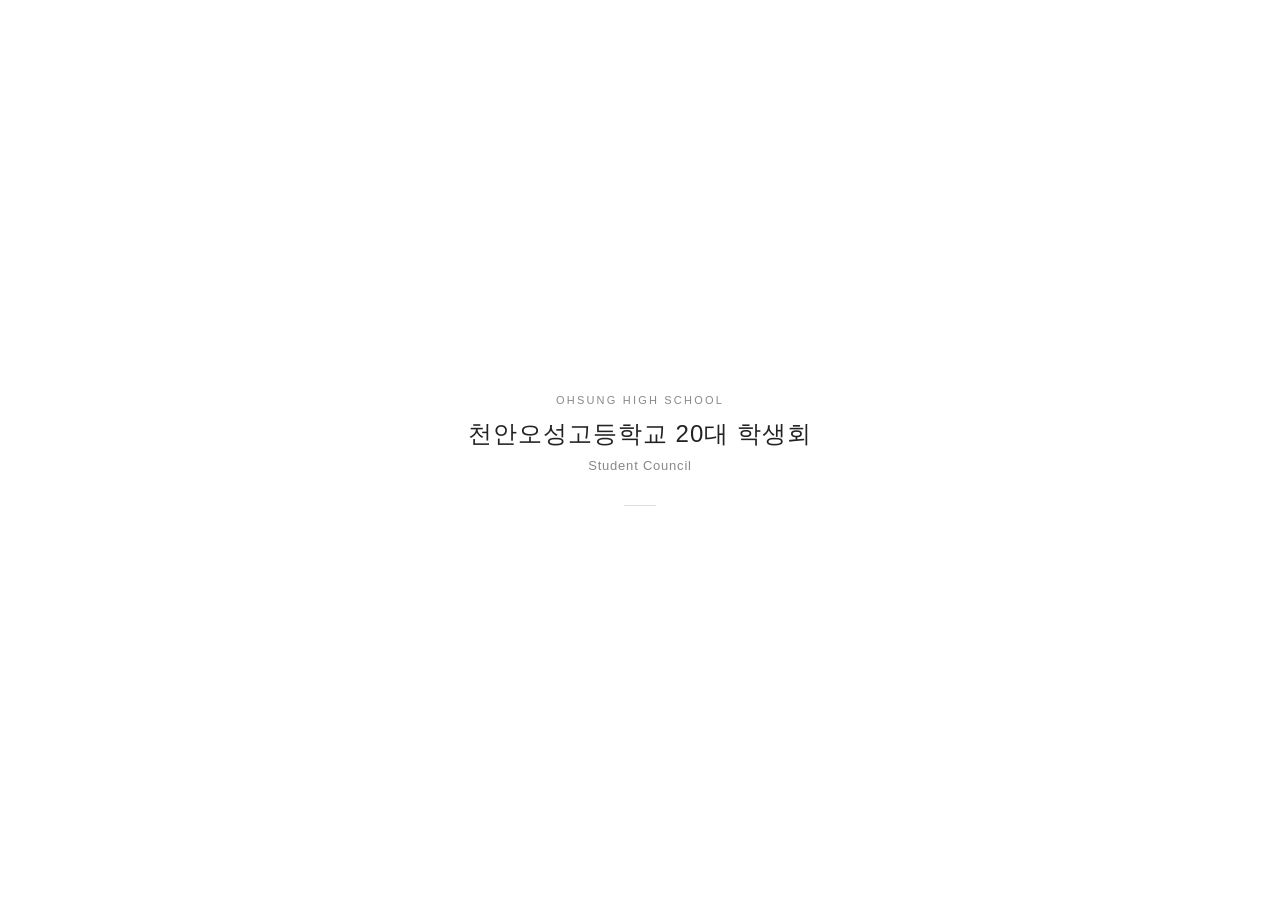
<file: index.html>
<!doctype html>
<html lang="ko">

<head>
    <meta charset="UTF-8">
    <meta name="viewport" content="width=device-width, initial-scale=1">
    <meta name="color-scheme" content="light">
    <meta name="description" content="천안오성고등학교 학생회">
    <title>천안오성고등학교 학생회</title>
    <style>
        * {
            box-sizing: border-box;
        }

        html,
        body {
            margin: 0;
            min-height: 100%;
        }

        body {
            min-height: 100vh;
            min-height: 100dvh;
            display: grid;
            place-items: center;
            background: #fff;
            color: #222;
            font-family: -apple-system, BlinkMacSystemFont,
                "Segoe UI", sans-serif;
        }

        main {
            padding: 24px;
            text-align: center;
        }

        h1 {
            margin: 12px 0 8px;
            font-size: 24px;
            font-weight: 500;
            letter-spacing: 0.04em;
        }

        .school {
            margin: 0;
            font-size: 11px;
            letter-spacing: 0.2em;
            color: #888;
        }

        .subtitle {
            margin: 0;
            font-size: 13px;
            letter-spacing: 0.06em;
            color: #888;
        }

        .line {
            width: 32px;
            height: 1px;
            margin: 32px auto 0;
            background: #ddd;
        }
    </style>
</head>

<body>
    <main>
        <p class="school">OHSUNG HIGH SCHOOL</p>
        <h1>천안오성고등학교 20대 학생회</h1>
        <p class="subtitle">Student Council</p>
        <div class="line" aria-hidden="true"></div>
    </main>
</body>

</html>
</file>
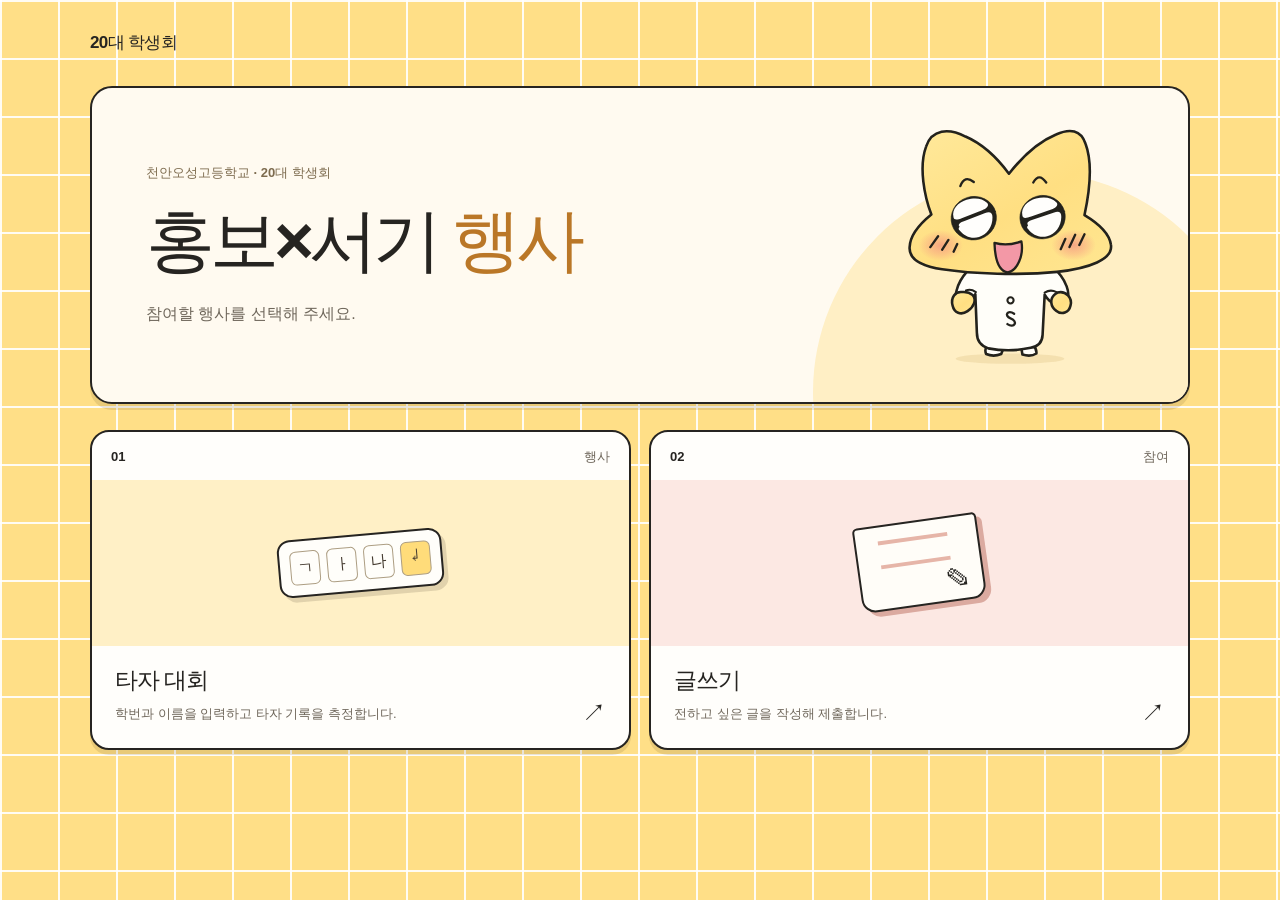
<file: typing-writing/index.html>
<!doctype html>
<html lang="ko">
<head>
  <meta charset="utf-8" />
  <meta name="viewport" content="width=device-width, initial-scale=1" />
  <meta name="theme-color" content="#ffdf87" />
  <meta name="description" content="천안오성고등학교 20대 학생회 행사 페이지" />
  <title>학생회 행사 | 천안오성고등학교 20대 학생회</title>
  <link rel="stylesheet" href="./style.css?v=checkbox-fix-1" />
</head>
<body class="home-page">
  <div class="site-shell">
    <header class="site-nav">
      <a class="wordmark" href="../">20대 학생회</a>
    </header>
    <main>
      <section class="home-hero" aria-labelledby="home-title">
        <div class="home-hero-copy">
          <p class="overline">천안오성고등학교 · 20대 학생회</p>
          <h1 id="home-title">홍보×서기 <span>행사</span></h1>
          <p class="home-intro">참여할 행사를 선택해 주세요.</p>
        </div>
        <div class="home-mascot"><img src="./assets/obyeol.svg?v=brighter-2" alt="오별이" width="460" height="480" /></div>
      </section>
      <section class="home-events" aria-label="행사 메뉴">
        <a href="./typing/" class="event-card event-card--typing">
          <div class="event-number">01 <span>행사</span></div>
          <div class="event-visual event-visual--typing" aria-hidden="true"><span class="visual-keyboard"><i>ㄱ</i><i>ㅏ</i><i>나</i><i>↵</i></span></div>
          <div class="event-detail"><div><h2>타자 대회</h2><p>학번과 이름을 입력하고 타자 기록을 측정합니다.</p></div><span class="event-arrow" aria-hidden="true">↗</span></div>
        </a>
        <a href="./write/" class="event-card event-card--write">
          <div class="event-number">02 <span>참여</span></div>
          <div class="event-visual event-visual--write" aria-hidden="true"><div class="visual-letter"><span>✎</span></div></div>
          <div class="event-detail"><div><h2>글쓰기</h2><p>전하고 싶은 글을 작성해 제출합니다.</p></div><span class="event-arrow" aria-hidden="true">↗</span></div>
        </a>
      </section>
    </main>
  </div>
</body>
</html>
</file>
<file: typing-writing/style.css>
/* 20대 학생회 — 오별이 행사 UI v5. 타자 대회·글쓰기 중심. */
:root {
  --yellow: #ffdf87;
  --paper: #fffaf0;
  --white: #fffefb;
  --ink: #262421;
  --text: #38342e;
  --muted: #6f675b;
  --line: #d9cbb3;
  --orange: #be7927;
  --accent: #965718;
  --surface: var(--white);
  --border: var(--ink);
  --danger: #a52c35;
  --radius: 18px;
  color-scheme: light;
  font-family: 'Pretendard Variable', 'Noto Sans CJK KR', 'Apple SD Gothic Neo', 'Malgun Gothic', sans-serif;
  font-synthesis: none;
  font-size: 15px;
  line-height: 1.6;
  color: var(--ink);
  -webkit-font-smoothing: antialiased;
  text-rendering: optimizeLegibility;
}
*, *::before, *::after { box-sizing: border-box; }
html { scroll-behavior: smooth; }
body {
  min-height: 100vh;
  margin: 0;
  background-color: var(--yellow);
  background-image: linear-gradient(to right, rgba(255,255,255,.9) 2px, transparent 2px), linear-gradient(to bottom, rgba(255,255,255,.9) 2px, transparent 2px);
  background-size: 58px 58px;
}
[hidden] { display: none !important; }
a { color: inherit; }
a:hover { color: var(--ink); }
button, input, textarea, select { font: inherit; }
button { cursor: pointer; }
button:disabled { opacity: .5; cursor: not-allowed; }
img { max-width: 100%; }
:focus-visible { outline: 3px solid #ad6827; outline-offset: 3px; }
::selection { background: #ffe297; }
h1, h2, h3, p { overflow-wrap: anywhere; }
h1, h2, h3 { letter-spacing: -.05em; line-height: 1.25; }
h1 { margin: 0; font-weight: 800; }
h2 { font-size: 22px; margin: 0 0 15px; font-weight: 800; }
h3 { font-size: 17px; margin: 20px 0 9px; }
small, .muted { color: var(--muted); }

/* Navigation */
.site-shell { width: min(1100px, calc(100% - 48px)); margin: auto; }
.site-nav { display: flex; justify-content: space-between; align-items: center; gap: 20px; min-height: 86px; }
.wordmark { color: var(--ink); font-size: 17px; font-weight: 800; letter-spacing: -.04em; text-decoration: none; white-space: nowrap; }
.nav-links { display: flex; align-items: center; gap: 26px; }
.nav-links a { text-decoration: none; font-size: 14px; font-weight: 700; padding: 7px 0; border-bottom: 2px solid transparent; }
.nav-links a:hover { border-color: var(--ink); }
.site-footer, .inside-footer { border-top: 1px solid rgba(73,56,30,.25); color: #645536; font-size: 12px; padding: 19px 0 29px; margin-top: 42px; }

/* Landing page is intentionally brief; actual participation screens are primary. */
.home-hero {
  display: flex; align-items: center; justify-content: space-between; min-height: 318px;
  overflow: hidden; position: relative; padding: 43px 54px;
  border: 2px solid var(--ink); border-radius: 22px; background: var(--paper);
  box-shadow: 0 6px 0 rgba(73,49,14,.12);
}
.home-hero::after { content: ''; position: absolute; right: -65px; bottom: -210px; width: 440px; height: 440px; background: #ffefc5; border-radius: 50%; }
.home-hero-copy { position: relative; z-index: 2; }
.overline { margin: 0 0 14px; color: #7d6b4e; font-size: 13px; font-weight: 700; }
.home-hero h1 { font-size: clamp(43px,6vw,69px); letter-spacing: -.072em; }
.home-hero h1 span { color: #ba7727; }
.home-intro { font-size: 16px; color: var(--muted); margin: 17px 0 0; }
.home-mascot { align-self: stretch; z-index: 1; width: 250px; flex: 0 0 250px; position: relative; }
.home-mascot img { position: absolute; width: 238px; max-width: none; bottom: -6px; right: 5px; }
.home-events { display: grid; grid-template-columns: repeat(2,minmax(0,1fr)); gap: 18px; margin-top: 26px; }
.event-card { display: flex; flex-direction: column; min-width: 0; background: var(--white); border: 2px solid var(--ink); border-radius: 19px; overflow: hidden; color: var(--ink); text-decoration: none; box-shadow: 0 5px 0 rgba(73,49,14,.12); transition: transform .14s, box-shadow .14s; }
.event-card:hover { transform: translateY(-3px); box-shadow: 0 8px 0 rgba(73,49,14,.15); }
.event-number { padding: 15px 19px 12px; font-weight: 800; font-variant-numeric: tabular-nums; font-size: 13px; display: flex; justify-content: space-between; }
.event-number span { color: var(--muted); font-weight: 650; }
.event-visual { height: 166px; display: flex; align-items: center; justify-content: center; overflow: hidden; position: relative; }
.event-visual--typing { background: #fff0c6; }
.event-visual--write { background: #fce8e3; }
.event-visual--welcome { background: #e8f0df; }
.visual-keyboard { border: 2px solid var(--ink); border-radius: 13px; padding: 10px; display: flex; gap: 7px; background: #fffefa; box-shadow: 4px 5px 0 rgba(54,41,22,.15); transform: rotate(-5deg); }
.visual-keyboard i { display: grid; place-items: center; width: 30px; height: 34px; border: 1.5px solid #ad9e83; border-radius: 6px; font-size: 16px; font-style: normal; font-weight: 800; color: #443a2f; }
.visual-keyboard i:last-child { background: #ffdc7a; }
.visual-letter { width: 125px; height: 86px; background: #fffdf8; border: 2px solid var(--ink); border-radius: 5px 5px 14px 14px; transform: rotate(-8deg); display: grid; place-items: center; box-shadow: 5px 5px 0 #dbaaa0; position: relative; }
.visual-letter::before { content: ''; position: absolute; width: 70px; height: 28px; top: 14px; left: 22px; border-top: 4px solid #e6b5a8; border-bottom: 4px solid #e6b5a8; }
.visual-letter span { position: absolute; bottom: 2px; right: 12px; font-size: 24px; }
.visual-cards { display: flex; gap: 9px; transform: rotate(6deg); }
.visual-cards span { height: 82px; width: 58px; background: #fffef8; border: 2px solid var(--ink); border-radius: 8px; box-shadow: 4px 4px 0 #b8d0b1; }
.visual-cards span:nth-child(2) { transform: translateY(-10px); background: #fff9df; }
.event-detail { display: flex; align-items: flex-end; justify-content: space-between; gap: 12px; padding: 20px 23px 23px; flex: 1; }
.event-detail h2 { font-size: 23px; margin: 0 0 8px; }
.event-detail p { font-size: 13px; line-height: 1.7; color: var(--muted); margin: 0; }
.event-arrow { font-size: 24px; line-height: 1; font-weight: 600; flex-shrink: 0; }

/* Shared internal application pages */
.container { width: min(900px, calc(100% - 48px)); padding: 26px 0 38px; margin: auto; }
.narrow-container { width: min(790px, calc(100% - 48px)); }
.inside-nav { display: flex; justify-content: flex-end; align-items: center; gap: 16px; margin-bottom: 22px; }
.inside-brand { font-size: 12px; color: #4e422e; font-weight: 750; }
.page-header, .section-top { display: flex; justify-content: space-between; align-items: center; gap: 12px; flex-wrap: wrap; }
.page-intro { background: var(--paper); border: 2px solid var(--ink); border-radius: 20px; min-height: 174px; display: flex; flex-wrap: nowrap; align-items: center; padding: 25px 34px; margin-bottom: 21px; position: relative; overflow: hidden; }
.page-intro::before { content: ''; position: absolute; right: -65px; bottom: -170px; width: 350px; height: 350px; border-radius: 50%; background: #ffedbc; }
.page-intro-copy { position: relative; z-index: 1; max-width: calc(100% - 168px); }
.intro-kicker { margin: 0 0 5px; font-size: 12px !important; color: #8c6e3f !important; font-weight: 700 !important; }
.page-intro h1 { font-size: clamp(34px,4.6vw,46px); letter-spacing: -.07em; }
.page-intro-copy > p:last-of-type { margin: 10px 0 0; color: var(--muted); font-size: 13px; line-height: 1.8; }
.info-pill { display: inline-block; background: #ffe6a5; border-radius: 7px; color: #6d562e; margin-top: 10px; padding: 5px 10px; font-size: 12px; font-weight: 650; }
.page-mascot { position: relative; z-index: 0; flex: 0 0 145px; height: 142px; align-self: flex-end; }
.page-mascot img { position: absolute; right: 0; bottom: -52px; width: 142px; height: auto; }
.inside-footer { margin-top: 38px; }

/* Inputs and shared panels */
.panel { background: var(--white); border: 1.5px solid var(--ink); border-radius: 18px; padding: 25px 29px; margin: 17px 0; box-shadow: 0 4px 0 rgba(66,46,23,.1); }
label { font-weight: 750; display: block; margin: 17px 0 7px; font-size: 13px; color: var(--text); }
input:not([type='checkbox']):not([type='radio']), textarea, select { width: 100%; border: 1.5px solid #b9afa1; border-radius: 10px; padding: 11px 13px; min-height: 47px; font-size: 14px; background: white; color: var(--ink); }
input[type='checkbox'], input[type='radio'] { width: 18px; height: 18px; min-width: 18px; min-height: 18px; padding: 0; margin: 0; flex: 0 0 18px; vertical-align: middle; accent-color: #a16e2e; cursor: pointer; }
input[type='checkbox']:focus-visible, input[type='radio']:focus-visible { outline: 2px solid var(--ink); outline-offset: 3px; }
input::placeholder, textarea::placeholder { color: #9c968e; }
textarea { line-height: 1.8; resize: vertical; }
input:not([type='checkbox']):not([type='radio']):focus, textarea:focus, select:focus { border-color: #af7a32; outline: 3px solid #ffe5ae; outline-offset: 0; }
button { border: 1.5px solid var(--ink); border-radius: 9px; color: var(--ink); font-size: 13px; font-weight: 750; min-height: 43px; padding: 9px 16px; background: #fffaf0; transition: background .12s, transform .12s; }
button:hover:enabled { background: #ffedbd; }
button:active:enabled { transform: translateY(1px); }
button.danger { color: var(--danger); }
.login-panel { max-width: 550px; margin: 20px auto 0; padding: 29px 34px; }
.login-panel h2 { font-size: 24px; margin: 0 0 18px; }
.login-panel label { margin: 12px 0 7px; }
.login-panel input { margin-top: 6px; }
.login-panel button[type='submit'] { display: block; width: 100%; margin-top: 24px; background: var(--ink); color: #fff; min-height: 49px; }
.login-panel button[type='submit']:hover { background: #49433b; }
.actions, .toolbar, .admin-nav { display: flex; flex-wrap: wrap; align-items: center; gap: 10px; margin: 17px 0; }
.form-grid { display: grid; grid-template-columns: repeat(2,minmax(0,1fr)); gap: 15px; }
.checkbox { display: flex; align-items: center; gap: 10px; }
.error { border: 1px solid #daa5a2; border-radius: 9px; color: #902e35; background: #fff0ee; padding: 12px 14px; }
.notice { border-left: 3px solid #d3a34b; border-radius: 7px; padding: 12px 14px; background: #fff1ce; }
#event-status:not([hidden]), #status:not([hidden]) { margin: 12px 0; border: 1px solid #e7d8b4; border-radius: 9px; padding: 10px 13px; background: #fff3d5; color: #65543b; font-size: 13px; }
#student-session { padding: 11px 14px; margin: 12px 0; border: 1px solid var(--line); border-radius: 10px; background: #fff8e6; }
#student-session button { margin-left: 10px; }

/* Writing screen */
.form-panel { padding: 26px 31px; }
.form-panel-heading { padding-bottom: 16px; border-bottom: 1px solid #e9e1d2; margin-bottom: 20px; }
.form-panel-heading h2 { font-size: 23px; margin: 0 0 5px; }
.form-panel-heading p { color: var(--muted); margin: 0; font-size: 13px; }
.form-panel .form-grid label { margin-top: 0; }
.form-panel textarea { min-height: 204px; }
.optional-label { color: var(--muted); font-weight: 500; }
.form-panel #content-count { text-align: right; font-size: 12px; margin: 7px 0 0; }
.form-panel #nickname-help { font-size: 12px; margin: 7px 0 0; }
.form-panel #privacy { font-size: 12px; margin: 12px 0 17px; }
.consent-check { border-radius: 10px; background: #fff8e6; padding: 14px 15px; margin: 0 0 18px; border: 1px solid #e5d6b7; }
.form-panel button.primary { background: var(--ink); color: white; min-width: 144px; }
.form-panel button.primary:hover { background: #49433b; }
.complete-panel { padding: 46px 24px; text-align: center; }
.complete-panel h2 { font-size: 26px; }

/* Public letters */
.list-actions { margin: 6px 0 14px; }
.list-actions h2 { margin: 0; font-size: 20px; }
.toolbar { border: 1px solid #d9cbb4; border-radius: 12px; padding: 15px; background: #fffaf0; align-items: end; }
.toolbar label { flex: 1; margin: 0; }
.toolbar input { margin-top: 7px; }
.letter-list { display: grid; grid-template-columns: repeat(2,minmax(0,1fr)); gap: 13px; }
.letter-list .panel { margin: 0; min-height: 170px; border-color: #d1c3af; box-shadow: none; }
.letter-list h2 { font-size: 17px; margin-bottom: 13px; }
.letter-list h2 a { text-decoration: none; border-bottom: 2px solid #f2c875; }
.letter-list p { font-size: 14px; line-height: 1.85; color: var(--text); }
.letter-content { white-space: pre-wrap; overflow-wrap: anywhere; }
#detail .panel { min-height: 220px; }
#detail-content { font-size: 15px; line-height: 1.95; }
#detail #back-to-list { margin: 0 0 8px; }
.pagination { display: flex; align-items: center; justify-content: center; gap: 14px; margin: 26px 0; }

/* Admin screens: functional density before decorative styling */
#admin > .page-header h1 { font-size: 26px; }
#admin .page-header a, #admin > .actions a { display: inline-block; text-decoration: none; background: var(--paper); border: 1px solid var(--line); border-radius: 9px; padding: 7px 11px; font-size: 13px; font-weight: 700; }
#admin .panel { box-shadow: none; border-color: #c8baa4; }
.admin-nav a { color: inherit; text-decoration: none; border: 1px solid var(--line); padding: 8px 13px; border-radius: 8px; background: var(--white); font-size: 13px; font-weight: 700; }
.admin-nav a.active, .admin-nav a[aria-current=page] { background: #ffe5a8; border-color: #b9914e; }
.table-scroll { max-width: 100%; overflow-x: auto; }
table { width: 100%; border-collapse: collapse; font-size: 13px; }
th, td { text-align: left; vertical-align: top; padding: 10px 8px; border-bottom: 1px solid #e5daca; }
th { font-weight: 750; background: #fff4da; white-space: nowrap; }
th label, td label { margin: 0; }
td small { display: block; }
caption { text-align: left; padding: 9px 0; }
.record { padding: 15px 0; border-bottom: 1px solid #e5daca; }
.record small, code { overflow-wrap: anywhere; }
.review-list { padding-left: 22px; }
.review-list li { padding: 6px 0; }
summary { font-weight: 750; cursor: pointer; }
.badge { display: inline-block; padding: 3px 8px; background: #fff0c6; border-radius: 7px; color: #765728; font-size: 12px; }
.history-entry { padding: 12px 0; border-top: 1px solid #e2d7c6; }
.history-change { margin-top: 11px; }
.selection-bar, .record-heading { display: flex; flex-wrap: wrap; gap: 10px; align-items: center; }
.selection-bar label { margin: 0; }
#letter-list { display: grid; gap: 12px; }
.metrics { display: grid; grid-template-columns: repeat(3,minmax(0,1fr)); gap: 10px; margin: 17px 0; }
.metrics dd { margin: 0; font-variant-numeric: tabular-nums; }

@media (max-width: 760px) {
  body { background-size: 45px 45px; }
  .site-shell { width: calc(100% - 30px); }
  .site-nav { min-height: 67px; }
  .nav-links { gap: 12px; }
  .nav-links a { font-size: 12px; }
  .home-hero { min-height: 215px; padding: 27px 24px; }
  .home-hero h1 { font-size: 43px; }
  .home-intro { font-size: 13px; }
  .home-mascot { width: 112px; flex-basis: 112px; }
  .home-mascot img { width: 157px; right: -43px; bottom: -80px; }
  .home-events { grid-template-columns: 1fr; gap: 12px; margin-top: 18px; }
  .event-card { flex-direction: row; align-items: stretch; min-height: 146px; position: relative; }
  .event-number { position: absolute; left: 15px; top: 9px; padding: 0; font-size: 12px; z-index: 1; }
  .event-number span { display: none; }
  .event-visual { flex: 0 0 120px; height: auto; min-height: 146px; padding-top: 19px; }
  .event-detail { padding: 24px 16px 16px; align-items: center; }
  .event-detail h2 { font-size: 20px; }
  .event-detail p { font-size: 12px; }
  .event-arrow { align-self: flex-end; }
  .visual-keyboard { transform: scale(.72) rotate(-5deg); }
  .visual-letter { transform: scale(.72) rotate(-8deg); }
  .visual-cards { transform: scale(.72) rotate(6deg); }
  .container, .narrow-container { width: calc(100% - 30px); padding: 17px 0 30px; }
  .inside-nav { margin-bottom: 16px; }
  .page-intro { min-height: 142px; padding: 19px 21px; margin-bottom: 16px; }
  .page-intro-copy { max-width: calc(100% - 94px); }
  .page-intro h1 { font-size: 31px; }
  .page-intro-copy > p:last-of-type { font-size: 12px; margin-top: 6px; line-height: 1.6; }
  .page-mascot { flex: 0 0 94px; height: 110px; margin-right: -12px; }
  .page-mascot img { width: 114px; right: -13px; bottom: -38px; }
  .info-pill { margin-top: 8px; font-size: 10px; padding: 4px 7px; }
  .panel, .form-panel { padding: 21px 20px; }
  .login-panel { padding: 24px 21px; }
  .form-grid { grid-template-columns: 1fr; gap: 0; }
  .form-grid > div + div label { margin-top: 15px; }
  .letter-list { grid-template-columns: 1fr; }
  .inside-footer { margin-top: 28px; }
}
@media (max-width: 390px) {
  .site-nav .nav-links { display: none; }
  .home-hero h1 { font-size: 39px; }
  .home-mascot img { right: -58px; }
  .event-visual { flex-basis: 102px; }
  .event-detail { padding-left: 13px; }
  .event-detail h2 { font-size: 18px; }
  .page-intro { padding: 17px 17px; }
  .page-intro h1 { font-size: 29px; }
  .page-intro-copy { max-width: calc(100% - 87px); }
  .page-mascot { flex-basis: 87px; }
  .page-mascot img { right: -23px; }
}
@media (prefers-reduced-motion: reduce) {
  *, *::before, *::after { animation: none !important; transition: none !important; }
  html { scroll-behavior: auto; }
}
/* Mascot stays within the feature card without showing clipping or seams. */
.home-mascot img { height: auto; bottom: -9px; }
.page-mascot img { width: 126px; height: auto; max-width: none; right: 8px; bottom: -9px; }
@media (max-width: 760px) {
  .home-mascot img { width: 145px; height: auto; right: -29px; bottom: -24px; }
  .page-mascot { margin-right: 0; }
  .page-mascot img { width: 99px; height: auto; max-width: none; right: 3px; bottom: -2px; }
}
@media (max-width: 390px) {
  .home-mascot img { right: -30px; }
  .page-mascot img { width: 94px; right: 2px; bottom: -2px; }
}
/* Mobile event illustrations remain fully within their card. */
@media (max-width: 390px) {
  .visual-keyboard { transform: scale(.57) rotate(-5deg); }
  .visual-letter { transform: scale(.66) rotate(-8deg); }
  .visual-cards { transform: scale(.48) rotate(6deg); }
}

/* V5: practical login form remains the main target after the banner. */
.typing-page #login { width: min(100%, 760px); margin: 0 auto; }
.typing-page #login .login-panel { max-width: none; margin: 0; }
</file>
